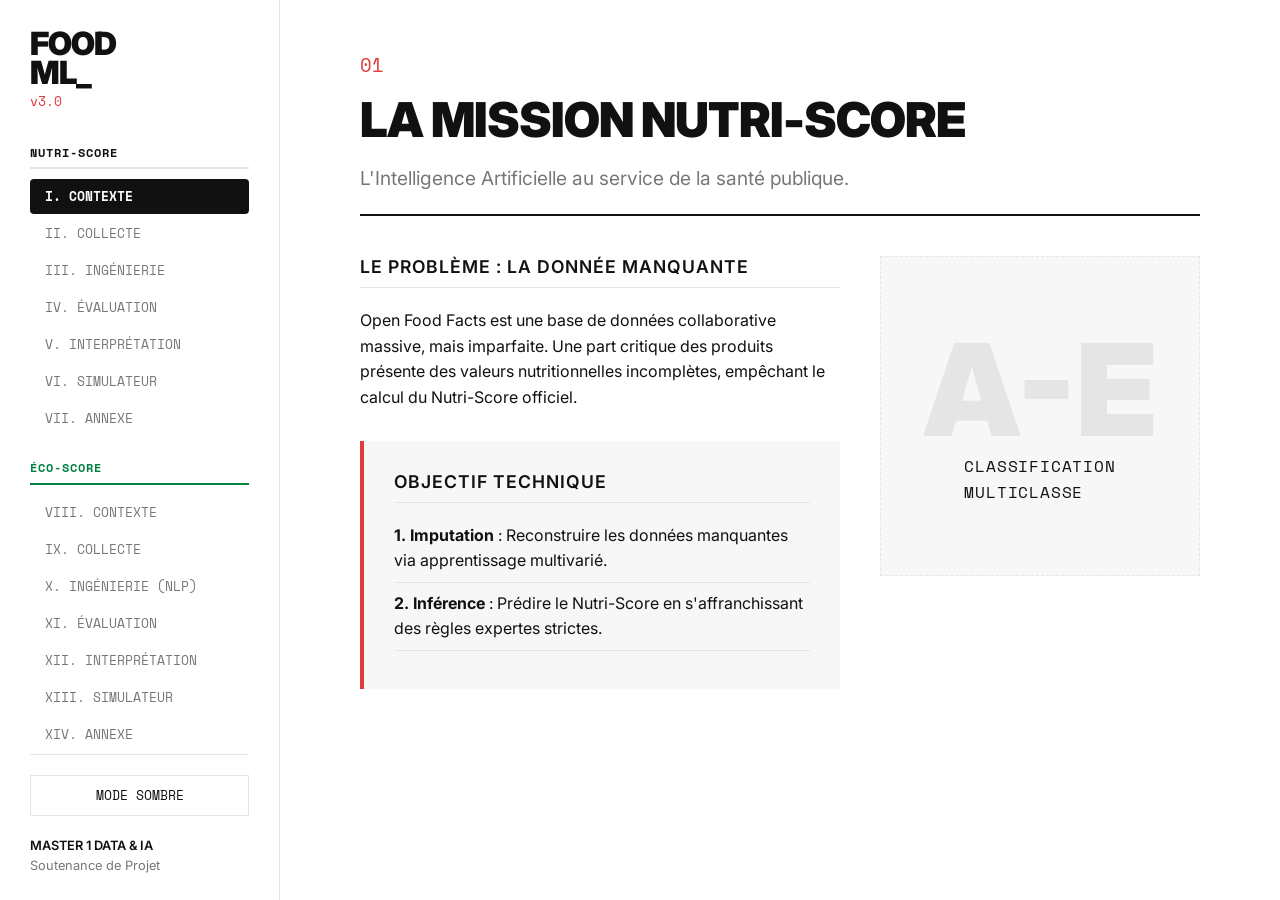
<file: LabelWeb/index.html>
<!DOCTYPE html>
<html lang="fr" data-theme="light">
<head>
    <meta charset="UTF-8">
    <meta name="viewport" content="width=device-width, initial-scale=1.0">
    <title>Soutenance - Intelligence Artificielle & Alimentation</title>
    <link rel="preconnect" href="https://fonts.googleapis.com">
    <link rel="preconnect" href="https://fonts.gstatic.com" crossorigin>
    <link href="https://fonts.googleapis.com/css2?family=Inter:wght@300;400;600;900&family=Space+Mono:ital,wght@0,400;0,700;1,400&display=swap" rel="stylesheet">
    <script src="https://cdn.plot.ly/plotly-2.27.0.min.js"></script>
    <link rel="stylesheet" href="style.css">
</head>
<body>
    <div class="layout">
        <!-- Minimal Sidebar -->
        <nav class="sidebar">
            <div class="sidebar-top">
                <div class="brand">
                    <h2>FOOD<br>ML_</h2>
                    <span class="version">v3.0</span>
                </div>
            </div>
            
            <ul class="nav-links">
                <li class="nav-section-title">NUTRI-SCORE</li>
                <li><button class="nav-btn active" data-target="nutri-contexte">I. CONTEXTE</button></li>
                <li><button class="nav-btn" data-target="nutri-collecte">II. COLLECTE</button></li>
                <li><button class="nav-btn" data-target="nutri-donnees">III. INGÉNIERIE</button></li>
                <li><button class="nav-btn" data-target="nutri-ml">IV. ÉVALUATION</button></li>
                <li><button class="nav-btn" data-target="nutri-shap">V. INTERPRÉTATION</button></li>
                <li><button class="nav-btn" data-target="nutri-simulateur">VI. SIMULATEUR</button></li>
                <li><button class="nav-btn" data-target="nutri-annexe">VII. ANNEXE</button></li>

                <li class="nav-section-title mt-20 eco-text">ÉCO-SCORE</li>
                <li><button class="nav-btn" data-target="eco-contexte">VIII. CONTEXTE</button></li>
                <li><button class="nav-btn" data-target="eco-collecte">IX. COLLECTE</button></li>
                <li><button class="nav-btn" data-target="eco-donnees">X. INGÉNIERIE (NLP)</button></li>
                <li><button class="nav-btn" data-target="eco-ml">XI. ÉVALUATION</button></li>
                <li><button class="nav-btn" data-target="eco-shap">XII. INTERPRÉTATION</button></li>
                <li><button class="nav-btn" data-target="eco-simulateur">XIII. SIMULATEUR</button></li>
                <li><button class="nav-btn" data-target="eco-annexe">XIV. ANNEXE</button></li>
            </ul>
            
            <div class="sidebar-bottom">
                <button id="theme-toggle" class="theme-btn">MODE SOMBRE</button>
                <div class="credits">
                    <p>MASTER 1 DATA & IA</p>
                    <p class="muted">Soutenance de Projet</p>
                </div>
            </div>
        </nav>

        <!-- Main Content -->
        <main class="content">
            
            <!-- ========================================== -->
            <!-- PARTIE NUTRI-SCORE                         -->
            <!-- ========================================== -->

            <section id="nutri-contexte" class="page-section active">
                <div class="section-header">
                    <span class="section-num">01</span>
                    <h1 class="main-title">LA MISSION NUTRI-SCORE</h1>
                    <p class="lead">L'Intelligence Artificielle au service de la santé publique.</p>
                </div>
                <div class="editorial-grid">
                    <div class="col-main">
                        <h3 class="subtitle">LE PROBLÈME : LA DONNÉE MANQUANTE</h3>
                        <p class="paragraph">
                            Open Food Facts est une base de données collaborative massive, mais imparfaite. 
                            Une part critique des produits présente des valeurs nutritionnelles incomplètes, 
                            empêchant le calcul du Nutri-Score officiel.
                        </p>
                        <div class="accent-box mt-30">
                            <h3 class="subtitle">OBJECTIF TECHNIQUE</h3>
                            <ul class="clean-list">
                                <li><strong>1. Imputation</strong> : Reconstruire les données manquantes via apprentissage multivarié.</li>
                                <li><strong>2. Inférence</strong> : Prédire le Nutri-Score en s'affranchissant des règles expertes strictes.</li>
                            </ul>
                        </div>
                    </div>
                    <div class="col-side flex-center">
                        <div class="graphic-placeholder">
                            <h2 class="huge-letter">A-E</h2>
                            <p class="mono-text">CLASSIFICATION<br>MULTICLASSE</p>
                        </div>
                    </div>
                </div>
            </section>

            <section id="nutri-collecte" class="page-section">
                <div class="section-header">
                    <span class="section-num">02</span>
                    <h1 class="main-title">COLLECTE & TRAITEMENT</h1>
                    <p class="lead">Gestion du Big Data et filtrage intelligent des données brutes.</p>
                </div>
                <div class="editorial-grid">
                    <div class="col-main">
                        <h3 class="subtitle">LE DÉFI BIG DATA : 12 GO DE DONNÉES</h3>
                        <p class="paragraph mb-20">
                            La base brute Open Food Facts représente un fichier CSV de près de 12 Go. L'utilisation classique de la librairie <em>Pandas</em> provoquait un dépassement de la mémoire vive (RAM crash).
                        </p>
                        <div class="accent-box mt-30">
                            <h3 class="subtitle">TRAITEMENT PAR LOTS (POLARS)</h3>
                            <p class="paragraph">
                                Pour surmonter ce défi technique, nous avons développé un pipeline de lecture itérative via la librairie haute performance <strong>Polars</strong>.
                            </p>
                            <ul class="clean-list mt-20">
                                <li><strong>Base d'Entraînement</strong> : Produits avec un Nutri-Score officiel.</li>
                                <li><strong>Base d'Inférence</strong> : Produits sans Nutri-Score, avec au moins 15 variables.</li>
                            </ul>
                        </div>
                    </div>
                    <div class="col-side flex-center">
                        <div class="graphic-placeholder">
                            <h2 class="huge-letter">12G</h2>
                            <p class="mono-text">BATCH PROCESSING<br>VIA POLARS</p>
                        </div>
                    </div>
                </div>
            </section>

            <section id="nutri-donnees" class="page-section">
                <div class="section-header">
                    <span class="section-num">03</span>
                    <h1 class="main-title">INGÉNIERIE</h1>
                    <p class="lead">Le traitement de l'information conditionne la performance du modèle.</p>
                </div>
                <div class="editorial-grid">
                    <div class="col-half">
                        <h3 class="subtitle">STRATÉGIE D'IMPUTATION</h3>
                        <div class="comparison-block">
                            <div class="comp-item error-state">
                                <h4>NAÏVE (SimpleImputer)</h4>
                                <p>Le remplacement par la médiane détruit la variance et ignore les corrélations biologiques fondamentales.</p>
                            </div>
                            <div class="comp-item success-state">
                                <h4>AVANCÉE (IterativeImputer)</h4>
                                <p>Utilisation d'un <em>ExtraTreesRegressor</em> itératif. La prédiction s'appuie sur le contexte global du produit.</p>
                            </div>
                        </div>
                    </div>
                    <div class="col-half">
                        <h3 class="subtitle">FEATURE ENGINEERING</h3>
                        <p class="paragraph mb-20">Création de descripteurs sémantiques pour aider la convergence.</p>
                        <div class="list-block">
                            <div class="list-item">
                                <span class="mono-tag">FEAT_01</span>
                                <div><strong>Indice NOVA</strong><p>Intégration du niveau de transformation.</p></div>
                            </div>
                            <div class="list-item">
                                <span class="mono-tag">FEAT_02</span>
                                <div><strong>Densité d'Additifs</strong><p>Comptage dynamique des additifs.</p></div>
                            </div>
                            <div class="list-item">
                                <span class="mono-tag">FEAT_03</span>
                                <div><strong>Ratios Macros</strong><p>Ex: Sucre/Énergie. Amplifie les signaux.</p></div>
                            </div>
                        </div>
                    </div>
                </div>
            </section>

            <section id="nutri-ml" class="page-section">
                <div class="section-header">
                    <span class="section-num">04</span>
                    <h1 class="main-title">ÉVALUATION (ML)</h1>
                    <p class="lead">Sélection d'architecture et mesure de performance XGBoost.</p>
                </div>
                <div class="kpi-banner mt-30" id="nutri-kpi-container">
                    <!-- JS Injected -->
                </div>
                <div class="mt-30">
                    <div class="chart-wrapper">
                        <h4 class="mono-title">DYNAMIQUE D'APPRENTISSAGE</h4>
                        <div id="nutri-learning-curves-chart" class="plot-container"></div>
                    </div>
                </div>
            </section>

            <section id="nutri-shap" class="page-section">
                <div class="section-header">
                    <span class="section-num">05</span>
                    <h1 class="main-title">INTERPRÉTATION</h1>
                    <p class="lead">Analyse des valeurs SHAP (SHapley Additive exPlanations).</p>
                </div>
                <div class="editorial-grid mt-30">
                    <div class="col-main">
                        <div class="chart-wrapper">
                            <h4 class="mono-title">IMPORTANCE DES VARIABLES</h4>
                            <div id="nutri-shap-bar-chart" class="plot-container-large" style="height:400px;"></div>
                        </div>
                    </div>
                    <div class="col-side">
                        <h3 class="subtitle">MÉCANIQUES DE DÉCISION</h3>
                        <p class="paragraph mb-20">Le modèle n'est plus une boîte noire.</p>
                        <div class="insight-block">
                            <h5>FACTEURS DÉGRADANTS</h5>
                            <p>L'Énergie (kJ) et les Acides Gras Saturés agissent comme vecteurs principaux vers les classes D et E.</p>
                        </div>
                        <div class="insight-block">
                            <h5>FACTEURS COMPENSATOIRES</h5>
                            <p>Les Fibres et les Protéines génèrent une valeur SHAP négative (poussant vers A et B).</p>
                        </div>
                    </div>
                </div>
            </section>

            <section id="nutri-simulateur" class="page-section">
                <div class="section-header">
                    <span class="section-num">06</span>
                    <h1 class="main-title">SIMULATEUR NUTRI-SCORE</h1>
                    <p class="lead">Simulation temps réel de la règle mathématique stricte.</p>
                </div>
                <div class="editorial-grid mt-30">
                    <div class="col-main">
                        <div class="form-panel">
                            <h3 class="subtitle mb-20">VECTEUR D'ENTRÉE (POUR 100g/ml)</h3>
                            <div class="input-category">
                                <h4>COMPOSANTE NÉGATIVE</h4>
                                <div class="grid-2">
                                    <div class="input-item"><label>Énergie (kJ)</label><input type="number" id="inp-energy" value="1200" step="100"></div>
                                    <div class="input-item"><label>Sucres (g)</label><input type="number" id="inp-sugar" value="15" step="1"></div>
                                    <div class="input-item"><label>Graisses Sat. (g)</label><input type="number" id="inp-sfa" value="5" step="0.5"></div>
                                    <div class="input-item"><label>Sel (g)</label><input type="number" id="inp-salt" value="0.5" step="0.1"></div>
                                </div>
                            </div>
                            <div class="input-category mt-30">
                                <h4>COMPOSANTE POSITIVE</h4>
                                <div class="grid-3">
                                    <div class="input-item"><label>Protéines (g)</label><input type="number" id="inp-proteins" value="6" step="1"></div>
                                    <div class="input-item"><label>Fibres (g)</label><input type="number" id="inp-fibers" value="4" step="1"></div>
                                    <div class="input-item"><label>Fruits/Lég. (%)</label><input type="number" id="inp-flln" value="10" step="5"></div>
                                </div>
                            </div>
                        </div>
                    </div>
                    <div class="col-side">
                        <div class="result-panel">
                            <h4 class="mono-title">PRÉDICTION (RÈGLES)</h4>
                            <div class="badge-display">
                                <div id="nutri-badge" class="badge">C</div>
                            </div>
                            <div class="score-data">
                                <div class="data-row"><span class="label">SCORE CONTINU</span><span class="value" id="nutri-score-val">2</span></div>
                                <div class="data-row trace"><span class="label">TRACE</span><span class="value micro" id="nutri-details">-</span></div>
                            </div>
                        </div>
                    </div>
                </div>
            </section>

            <section id="nutri-annexe" class="page-section">
                <div class="section-header">
                    <span class="section-num">07</span>
                    <h1 class="main-title">ANNEXE NUTRI-SCORE</h1>
                    <p class="lead">Vue d'ensemble de la chaîne de traitement.</p>
                </div>
                <div class="pipeline-container mt-30">
                    <div class="pipeline-step"><div class="step-num">01</div><div class="step-content"><h4 class="mono-title">EXTRACTION & BATCHING</h4><p>Lecture du fichier via Polars.</p></div></div>
                    <div class="pipeline-step"><div class="step-num">02</div><div class="step-content"><h4 class="mono-title">IMPUTATION</h4><p>IterativeImputer pour reconstituer les macros.</p></div></div>
                    <div class="pipeline-step"><div class="step-num">03</div><div class="step-content"><h4 class="mono-title">TRAINING XGBOOST</h4><p>Modélisation et régularisation.</p></div></div>
                </div>
            </section>

            <!-- ========================================== -->
            <!-- PARTIE ECO-SCORE                           -->
            <!-- ========================================== -->

            <section id="eco-contexte" class="page-section">
                <div class="section-header">
                    <span class="section-num">08</span>
                    <h1 class="main-title eco-text">LA MISSION ÉCO-SCORE</h1>
                    <p class="lead">L'Intelligence Artificielle au service de la transparence environnementale.</p>
                </div>
                <div class="editorial-grid">
                    <div class="col-main">
                        <h3 class="subtitle eco-border">LE PROBLÈME : LA COMPLEXITÉ DU CYCLE DE VIE</h3>
                        <p class="paragraph">
                            Contrairement au Nutri-Score basé sur de simples macros, l'Éco-Score requiert une Analyse du Cycle de Vie (ACV) complexe, incluant l'agriculture, l'emballage et le transport. 
                            La majorité des produits n'ont pas ces informations explicitement chiffrées.
                        </p>
                        <div class="accent-box mt-30 eco-accent">
                            <h3 class="subtitle">OBJECTIF TECHNIQUE</h3>
                            <ul class="clean-list">
                                <li><strong>1. NLP (Text Mining)</strong> : Extraire le sens écologique directement de la liste d'ingrédients et de la catégorie.</li>
                                <li><strong>2. Inférence</strong> : Prédire l'Éco-Score à l'aide d'un Random Forest capable de lier des mots ("bio", "plastique") à une classe (A-E).</li>
                            </ul>
                        </div>
                    </div>
                    <div class="col-side flex-center">
                        <div class="graphic-placeholder eco-bg">
                            <h2 class="huge-letter">NLP</h2>
                            <p class="mono-text">TEXT MINING &<br>RANDOM FOREST</p>
                        </div>
                    </div>
                </div>
            </section>

            <section id="eco-collecte" class="page-section">
                <div class="section-header">
                    <span class="section-num">09</span>
                    <h1 class="main-title eco-text">COLLECTE NLP</h1>
                    <p class="lead">Récupération des métadonnées sémantiques (Polars).</p>
                </div>
                <div class="editorial-grid">
                    <div class="col-main">
                        <h3 class="subtitle eco-border">NOUVEAU PARADIGME : LE TEXTE</h3>
                        <p class="paragraph mb-20">
                            Notre script Polars a été adapté pour ne plus se concentrer uniquement sur les chiffres, mais sur les textes descriptifs qui encodent l'impact carbone.
                        </p>
                        <div class="accent-box mt-30 eco-accent">
                            <h3 class="subtitle">COLONNES EXTRAITES</h3>
                            <ul class="clean-list mt-20">
                                <li><strong>categories</strong> : Donne le PEF (Product Environmental Footprint) de base.</li>
                                <li><strong>ingredients_text</strong> : Révèle la présence d'huile de palme, de viande, etc.</li>
                                <li><strong>labels & packaging</strong> : Permet d'identifier les labels "AB Bio" et les emballages plastiques.</li>
                            </ul>
                        </div>
                    </div>
                    <div class="col-side flex-center">
                        <div class="graphic-placeholder eco-bg">
                            <h2 class="huge-letter">TXT</h2>
                            <p class="mono-text">EXTRACTION DE<br>CHAÎNES</p>
                        </div>
                    </div>
                </div>
            </section>

            <section id="eco-donnees" class="page-section">
                <div class="section-header">
                    <span class="section-num">10</span>
                    <h1 class="main-title eco-text">INGÉNIERIE NLP</h1>
                    <p class="lead">Transformation du langage en matrices mathématiques.</p>
                </div>
                <div class="editorial-grid">
                    <div class="col-half">
                        <h3 class="subtitle eco-border">LA MATRICE TF-IDF</h3>
                        <p class="paragraph">
                            Un algorithme de Machine Learning ne comprend pas le mot "Pomme". Nous utilisons <strong>TfidfVectorizer</strong> (Term Frequency - Inverse Document Frequency).
                        </p>
                        <p class="paragraph mt-10">
                            Cette technique compte les mots et donne plus de poids aux mots rares et discriminants (ex: "palme") par rapport aux mots très communs (ex: "eau", "sel").
                        </p>
                    </div>
                    <div class="col-half">
                        <h3 class="subtitle eco-border">GESTION DE LA MÉMOIRE</h3>
                        <div class="comparison-block">
                            <div class="comp-item error-state">
                                <h4>VOCABULAIRE COMPLET</h4>
                                <p>Générer une colonne pour chaque mot existant dans la base fait exploser la RAM (> 100 000 colonnes).</p>
                            </div>
                            <div class="comp-item success-state" style="background-color: rgba(3, 129, 65, 0.1); border-color: var(--eco-color);">
                                <h4>VOCABULAIRE TRONQUÉ</h4>
                                <p>Limitation aux 200 mots les plus fréquents pour <code>ingredients_text</code> et 100 pour <code>categories</code>. L'essentiel du signal est conservé.</p>
                            </div>
                        </div>
                    </div>
                </div>
            </section>

            <section id="eco-ml" class="page-section">
                <div class="section-header">
                    <span class="section-num">11</span>
                    <h1 class="main-title eco-text">ÉVALUATION (NLP)</h1>
                    <p class="lead">Performances du Random Forest Classifier.</p>
                </div>
                <div class="kpi-banner mt-30 eco-theme" id="eco-kpi-container">
                    <!-- JS Injected -->
                </div>
                <div class="mt-30">
                    <div class="chart-wrapper">
                        <h4 class="mono-title">DYNAMIQUE D'APPRENTISSAGE</h4>
                        <div id="eco-learning-curves-chart" class="plot-container"></div>
                    </div>
                </div>
            </section>

            <section id="eco-shap" class="page-section">
                <div class="section-header">
                    <span class="section-num">12</span>
                    <h1 class="main-title eco-text">INTERPRÉTATION (SHAP)</h1>
                    <p class="lead">Quels mots influencent l'Éco-Score ?</p>
                </div>
                <div class="editorial-grid mt-30">
                    <div class="col-main">
                        <div class="chart-wrapper">
                            <h4 class="mono-title">IMPORTANCE DES MOTS (TF-IDF)</h4>
                            <div id="eco-shap-bar-chart" class="plot-container-large" style="height:400px;"></div>
                        </div>
                    </div>
                    <div class="col-side">
                        <h3 class="subtitle eco-border">ANALYSE SÉMANTIQUE</h3>
                        <p class="paragraph mb-20">La magie du NLP : le modèle a compris de lui-même les règles écologiques, sans qu'on les lui programme !</p>
                        <div class="insight-block eco-accent">
                            <h5>MOTS CLÉS POSITIFS (Bonus)</h5>
                            <p>Les termes "bio", "agriculture biologique", "végétal" ou "local" orientent fortement la prédiction vers la classe A.</p>
                        </div>
                        <div class="insight-block eco-accent">
                            <h5>MOTS CLÉS NÉGATIFS (Malus)</h5>
                            <p>Les termes "palme", "bœuf", ou les catégories très transformées chutent la prédiction vers D ou E.</p>
                        </div>
                    </div>
                </div>
            </section>

            <section id="eco-simulateur" class="page-section">
                <div class="section-header">
                    <span class="section-num">13</span>
                    <h1 class="main-title eco-text">SIMULATEUR ÉCO-SCORE</h1>
                    <p class="lead">Testez le moteur d'impact environnemental.</p>
                </div>
                <div class="editorial-grid mt-30">
                    <div class="col-main">
                        <div class="form-panel eco-panel">
                            <h3 class="subtitle mb-20 eco-border">ANALYSE DE CYCLE DE VIE SIMPLIFIÉE</h3>
                            <div class="input-category">
                                <h4>BASE ENVIRONNEMENTALE</h4>
                                <div class="grid-2">
                                    <div class="input-item">
                                        <label>Catégorie (PEF)</label>
                                        <select id="inp-pef">
                                            <option value="90">Légumes frais (90/100)</option>
                                            <option value="70">Pâtes (70/100)</option>
                                            <option value="40" selected>Plat Préparé (40/100)</option>
                                            <option value="20">Viande Bovine (20/100)</option>
                                        </select>
                                    </div>
                                    <div class="input-item">
                                        <label>Origine des ingrédients</label>
                                        <select id="inp-origin">
                                            <option value="15">France (+15 pts)</option>
                                            <option value="10">Europe (+10 pts)</option>
                                            <option value="0" selected>Monde (0 pt)</option>
                                        </select>
                                    </div>
                                </div>
                            </div>
                            <div class="input-category mt-30">
                                <h4>BONUS / MALUS</h4>
                                <div class="grid-2">
                                    <div class="input-item">
                                        <label>Labels Officiels</label>
                                        <select id="inp-bio">
                                            <option value="0" selected>Aucun</option>
                                            <option value="15">AB Bio (+15 pts)</option>
                                            <option value="10">Label Rouge (+10 pts)</option>
                                        </select>
                                    </div>
                                    <div class="input-item">
                                        <label>Emballage</label>
                                        <select id="inp-pack">
                                            <option value="0" selected>Carton / Verre (0 pt)</option>
                                            <option value="-10">Plastique recyclable (-10 pts)</option>
                                            <option value="-15">Plastique non-recyclable (-15 pts)</option>
                                        </select>
                                    </div>
                                </div>
                            </div>
                        </div>
                    </div>
                    <div class="col-side">
                        <div class="result-panel" style="border-top: 5px solid var(--eco-color);">
                            <h4 class="mono-title" style="color: var(--eco-color);">PRÉDICTION (ÉCO)</h4>
                            <div class="badge-display">
                                <div id="eco-badge" class="badge">C</div>
                            </div>
                            <div class="score-data">
                                <div class="data-row"><span class="label">SCORE / 100</span><span class="value" id="eco-score-val">40</span></div>
                                <div class="data-row trace"><span class="label">DÉTAIL</span><span class="value micro" id="eco-details" style="color: var(--eco-color);">-</span></div>
                            </div>
                        </div>
                    </div>
                </div>
            </section>

            <section id="eco-annexe" class="page-section">
                <div class="section-header">
                    <span class="section-num">14</span>
                    <h1 class="main-title eco-text">ANNEXE ÉCO-SCORE</h1>
                    <p class="lead">Les limites du modèle Textuel.</p>
                </div>
                <div class="editorial-grid mt-30">
                    <div class="col-main">
                        <div class="insight-block" style="border-left-color: var(--accent);">
                            <h3 class="subtitle">🔴 LIMITES DU TF-IDF</h3>
                            <p class="paragraph">
                                Le TF-IDF ne comprend pas la "négation" ou la "proportion". Si les ingrédients indiquent "Sans huile de palme", le modèle verra le mot "palme" et risquera d'appliquer un malus écologique, ne comprenant pas le contexte.
                                De plus, l'ordre des mots (quantité) est ignoré.
                            </p>
                        </div>
                    </div>
                    <div class="col-side">
                        <div class="insight-block eco-accent">
                            <h3 class="subtitle">🟢 PERSPECTIVES (LLM)</h3>
                            <p class="paragraph">
                                L'utilisation de modèles d'attention comme BERT ou Mistral permettrait de comprendre le vrai contexte sémantique.
                            </p>
                        </div>
                    </div>
                </div>
            </section>

        </main>
    </div>

    <!-- Import Data and Scripts -->
    <script src="data.js"></script>
    <script src="script.js"></script>
</body>
</html>
</file>
<file: LabelWeb/style.css>
/* -----------------------------
   VARIABLES & THEMING
----------------------------- */
:root {
    --bg-main: #FFFFFF;
    --bg-panel: #F7F7F7;
    --text-main: #111111;
    --text-muted: #777777;
    --border: #E5E5E5;
    --accent: #E13D3D;
    --accent-hover: #C12A2A;
    --eco-color: #038141; /* Vert Éco-Score */
    --nav-bg: #FFFFFF;
    --nav-active: #111111;
    --nav-active-text: #FFFFFF;
}

[data-theme="dark"] {
    --bg-main: #0A0A0A;
    --bg-panel: #141414;
    --text-main: #F5F5F5;
    --text-muted: #888888;
    --border: #222222;
    --accent: #FF5A5A;
    --accent-hover: #FF7A7A;
    --eco-color: #04C463; /* Vert clair Éco-Score */
    --nav-bg: #0A0A0A;
    --nav-active: #F5F5F5;
    --nav-active-text: #0A0A0A;
}

/* -----------------------------
   RESET & TYPOGRAPHY
----------------------------- */
* { box-sizing: border-box; margin: 0; padding: 0; }

body {
    font-family: 'Inter', sans-serif;
    background-color: var(--bg-main);
    color: var(--text-main);
    line-height: 1.6;
    transition: background-color 0.3s, color 0.3s;
}

h1, h2, h3, h4, h5 { font-weight: 600; line-height: 1.2; }

.mono-text, .mono-title { font-family: 'Space Mono', monospace; text-transform: uppercase; letter-spacing: 0.05em; }

ul.clean-list { list-style: none; }
ul.clean-list li { padding-bottom: 8px; border-bottom: 1px solid var(--border); margin-bottom: 8px; }

/* -----------------------------
   LAYOUT
----------------------------- */
.layout { display: flex; min-height: 100vh; }

/* Sidebar */
.sidebar {
    width: 280px; background-color: var(--nav-bg); border-right: 1px solid var(--border);
    display: flex; flex-direction: column; position: sticky; top: 0; height: 100vh;
    padding: 30px; z-index: 100; overflow-y: auto;
}

.brand h2 { font-size: 2rem; font-weight: 900; letter-spacing: -1px; line-height: 0.9; }
.version { font-family: 'Space Mono', monospace; font-size: 0.8rem; color: var(--accent); }

.nav-links { list-style: none; margin-top: 30px; flex-grow: 1; }

/* NAV TITLES */
.nav-section-title {
    font-family: 'Space Mono', monospace;
    font-size: 0.75rem;
    font-weight: bold;
    color: var(--text-main);
    letter-spacing: 1px;
    margin-bottom: 10px;
    border-bottom: 2px solid var(--border);
    padding-bottom: 5px;
}
.eco-text { color: var(--eco-color); border-bottom-color: var(--eco-color); }

.nav-btn {
    width: 100%; text-align: left; background: none; border: none; padding: 8px 15px;
    font-family: 'Space Mono', monospace; font-size: 0.8rem; color: var(--text-muted);
    cursor: pointer; border-radius: 4px; margin-bottom: 2px; transition: all 0.2s;
}
.nav-btn:hover { color: var(--text-main); background-color: var(--bg-panel); }
.nav-btn.active { background-color: var(--nav-active); color: var(--nav-active-text); font-weight: bold; }

.sidebar-bottom { margin-top: auto; border-top: 1px solid var(--border); padding-top: 20px; }
.theme-btn { width: 100%; padding: 10px; background: transparent; border: 1px solid var(--border); color: var(--text-main); font-family: 'Space Mono', monospace; font-size: 0.8rem; cursor: pointer; margin-bottom: 20px; }
.credits p { font-size: 0.8rem; font-weight: 600; margin: 0; }
.credits .muted { color: var(--text-muted); font-weight: normal; }

/* Main Content */
.content { flex: 1; padding: 50px 80px; max-width: 1200px; overflow-x: hidden; }

.page-section { display: none; animation: fadeIn 0.4s ease; }
.page-section.active { display: block; }
@keyframes fadeIn { from { opacity: 0; transform: translateY(10px); } to { opacity: 1; transform: translateY(0); } }

/* Section Header */
.section-header { margin-bottom: 40px; border-bottom: 2px solid var(--text-main); padding-bottom: 20px; }
.section-num { font-family: 'Space Mono', monospace; font-size: 1.2rem; color: var(--accent); display: block; margin-bottom: 10px; }
.main-title { font-size: 3rem; font-weight: 900; letter-spacing: -1px; margin-bottom: 15px; }
.lead { font-size: 1.2rem; color: var(--text-muted); max-width: 600px; }

/* Grid Systems */
.editorial-grid { display: grid; grid-template-columns: 1.5fr 1fr; gap: 40px; }
.grid-2 { display: grid; grid-template-columns: 1fr 1fr; gap: 20px; }
.grid-3 { display: grid; grid-template-columns: 1fr 1fr 1fr; gap: 20px; }
.mt-20 { margin-top: 20px; } .mt-30 { margin-top: 30px; } .mb-20 { margin-bottom: 20px; } .mt-10 { margin-top: 10px; }

/* COMPONENTS */
.subtitle { font-size: 1.1rem; text-transform: uppercase; letter-spacing: 1px; border-bottom: 1px solid var(--border); padding-bottom: 10px; margin-bottom: 20px; }
.paragraph { font-size: 1rem; color: var(--text-main); }
.accent-box { background-color: var(--bg-panel); padding: 30px; border-left: 4px solid var(--accent); }
.graphic-placeholder { width: 100%; aspect-ratio: 1; background-color: var(--bg-panel); display: flex; flex-direction: column; align-items: center; justify-content: center; border: 1px dashed var(--border); }
.huge-letter { font-size: 8rem; font-weight: 900; line-height: 1; color: var(--border); }

/* KPI Banner */
.kpi-banner { display: flex; gap: 20px; border-top: 1px solid var(--border); border-bottom: 1px solid var(--border); padding: 20px 0; }
.kpi-box { flex: 1; }
.kpi-val { font-size: 2rem; font-weight: 600; font-family: 'Space Mono', monospace; }
.kpi-label { font-size: 0.75rem; color: var(--text-muted); font-family: 'Space Mono', monospace; text-transform: uppercase; }

/* Charts */
.chart-wrapper { background-color: var(--bg-panel); padding: 20px; border: 1px solid var(--border); }
.plot-container { width: 100%; height: 300px; }
.plot-container-large { width: 100%; height: 400px; }

/* Forms & Simulator */
.form-panel { background-color: var(--bg-panel); padding: 30px; }
.input-item { display: flex; flex-direction: column; margin-bottom: 15px; }
.input-item label { font-family: 'Space Mono', monospace; font-size: 0.8rem; color: var(--text-muted); margin-bottom: 5px; text-transform: uppercase; }
.input-item input, .input-item select { background-color: var(--bg-main); color: var(--text-main); border: 1px solid var(--border); padding: 10px; font-family: 'Space Mono', monospace; font-size: 1rem; outline: none; }
.input-item input:focus, .input-item select:focus { border-color: var(--accent); }

.result-panel { background-color: var(--text-main); color: var(--bg-main); padding: 30px; text-align: center; }
.badge-display { margin: 20px 0; }
.badge { font-size: 4rem; font-weight: 900; line-height: 1; background-color: var(--bg-main); display: inline-block; width: 100px; height: 100px; border-radius: 50%; line-height: 100px; }
.score-data { border-top: 1px solid rgba(255,255,255,0.2); padding-top: 20px; text-align: left; }
.data-row { display: flex; justify-content: space-between; font-family: 'Space Mono', monospace; font-size: 0.9rem; margin-bottom: 10px; }
.data-row.trace { color: #aaaaaa; font-size: 0.75rem; }

/* Insight Blocks */
.insight-block { background-color: var(--bg-panel); padding: 20px; border-left: 4px solid var(--accent); margin-bottom: 20px; }
.comparison-block { display: flex; flex-direction: column; gap: 15px; }
.comp-item { padding: 15px; border: 1px solid var(--border); background-color: var(--bg-main); border-left-width: 4px; }
.error-state { border-left-color: var(--accent); }
.success-state { border-left-color: #038141; }

.pipeline-container { display: flex; flex-direction: column; gap: 20px; }
.pipeline-step { display: flex; gap: 20px; background-color: var(--bg-panel); padding: 20px; border-left: 2px solid var(--accent); }
.step-num { font-family: 'Space Mono', monospace; font-size: 2rem; font-weight: bold; color: var(--border); }
.step-content h4 { margin-bottom: 5px; }

/* ECO-THEME MODIFIERS */
.eco-theme .kpi-val { color: var(--eco-color); }
.eco-accent { border-left-color: var(--eco-color) !important; }
.eco-bg { background-color: rgba(3, 129, 65, 0.05); border-color: var(--eco-color); }
.eco-border { border-bottom-color: var(--eco-color); }
.eco-panel { border-left: 4px solid var(--eco-color); }
</file>
